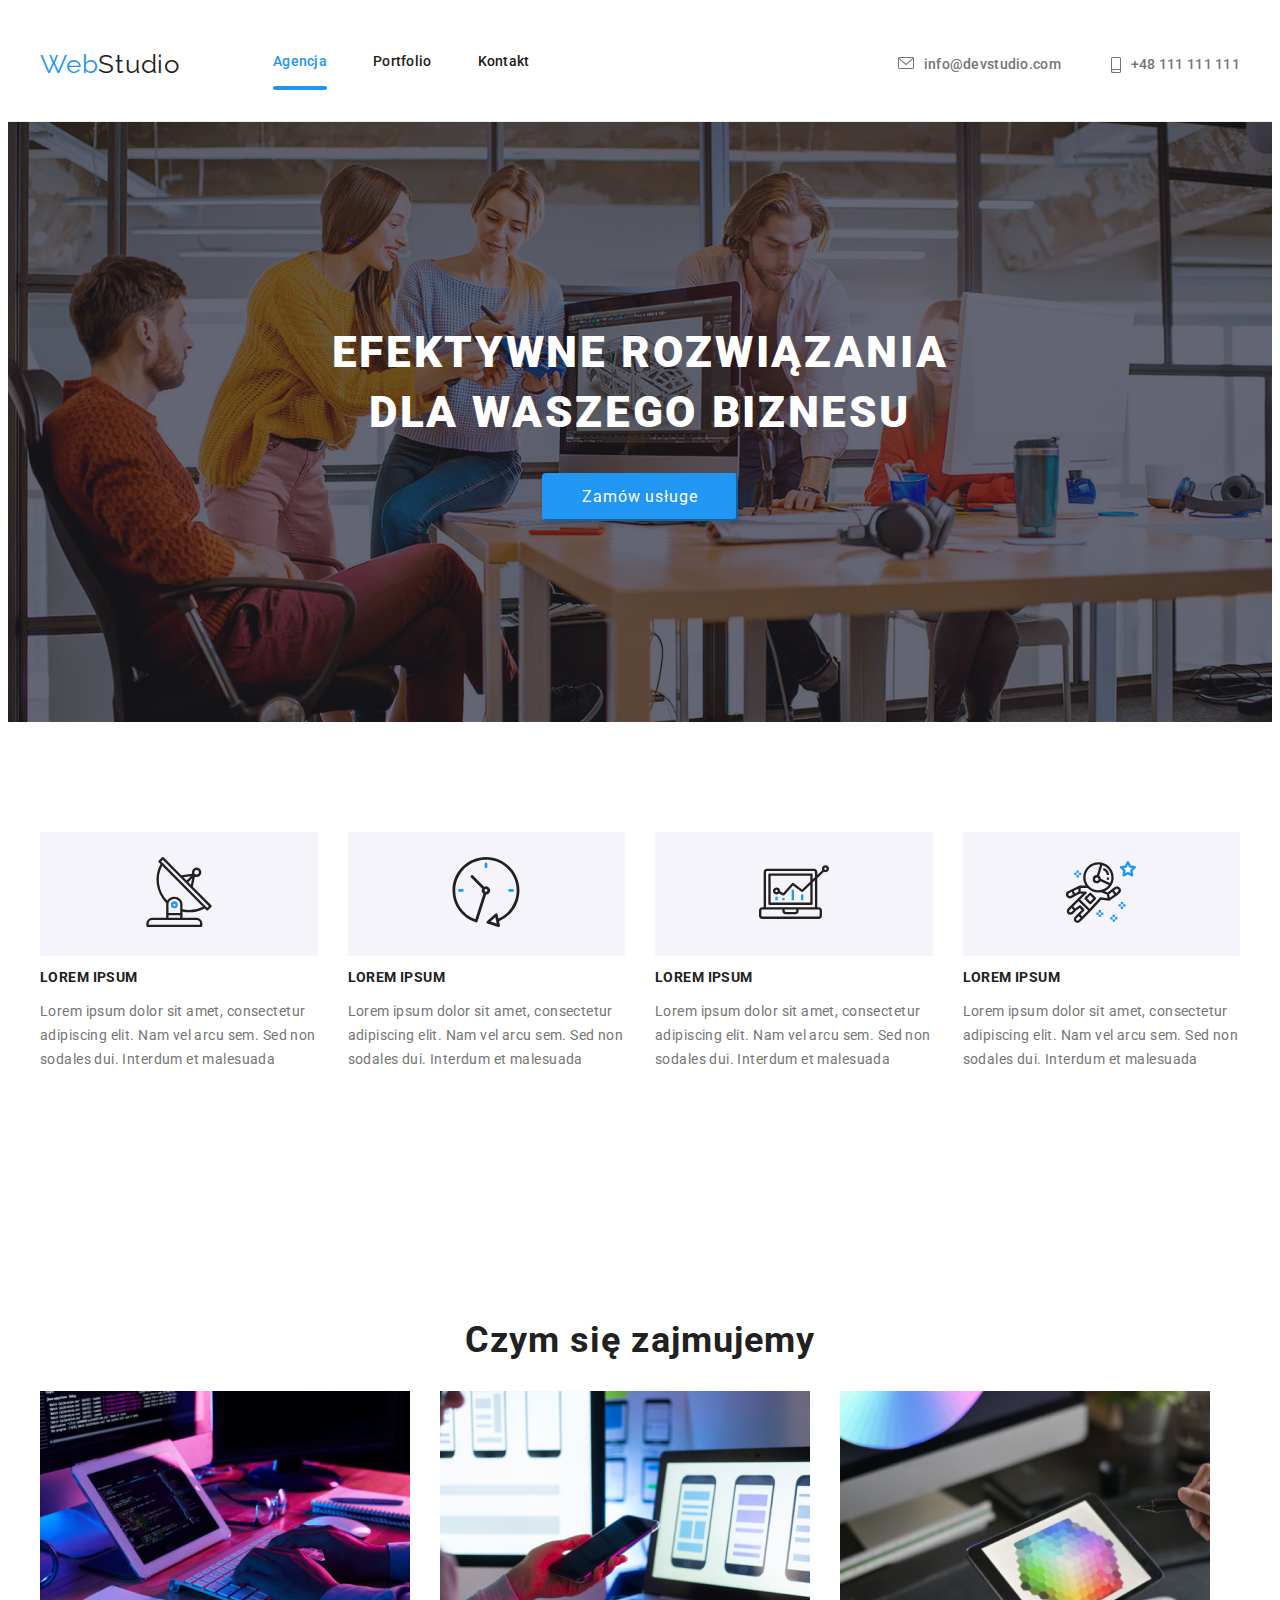
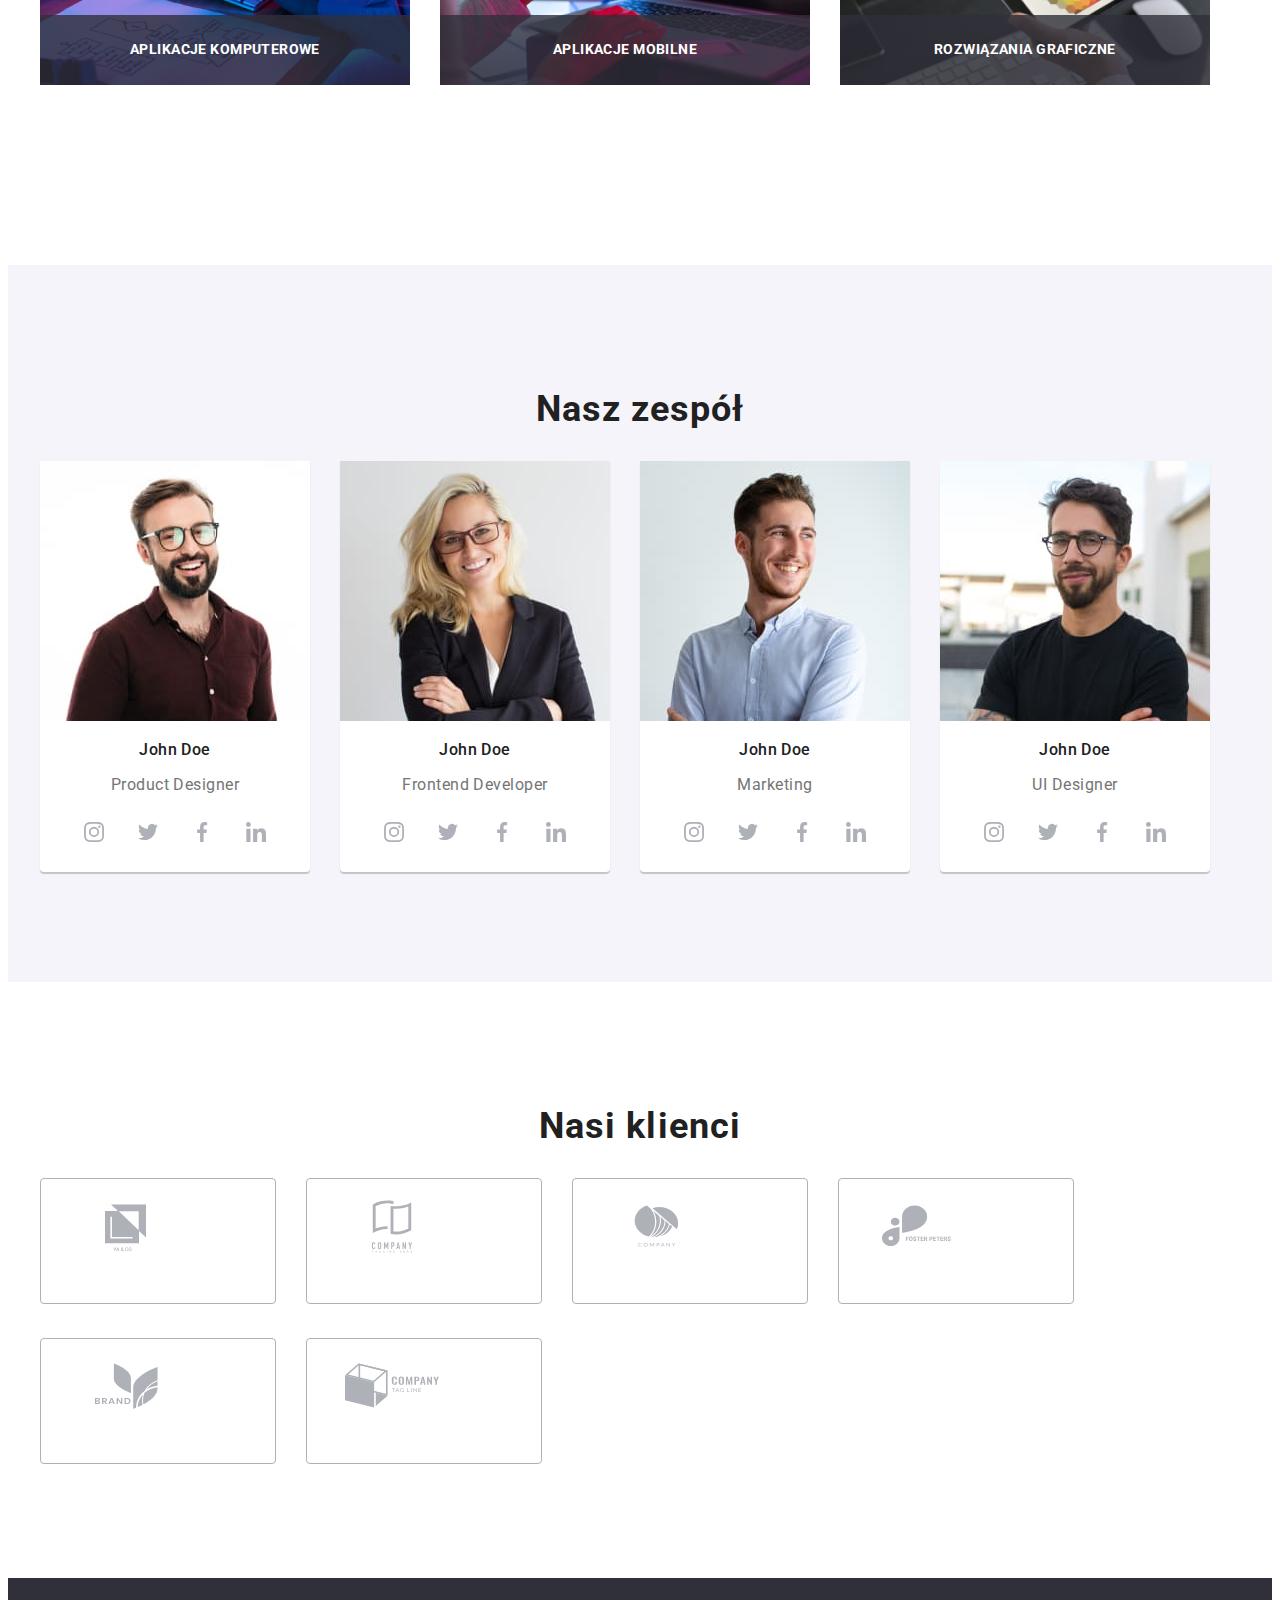
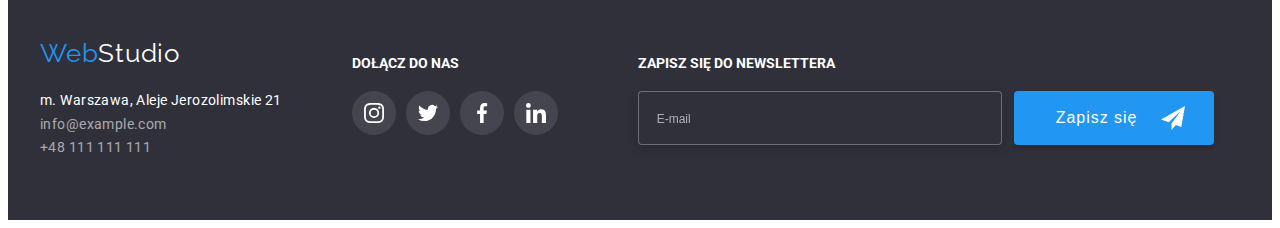
<file: index.html>
<!DOCTYPE html>
<html lang="pl">

<head>
    <meta charset="UTF-8" />
    <meta http-equiv="X-UA-Compatible" content="IE=edge" />
    <meta name="viewport" content="width=device-width, initial-scale=1.0" />
    <link rel="preconnect" href="https://fonts.googleapis.com" />
    <link rel="preconnect" href="https://fonts.gstatic.com" crossorigin />
    <link href="https://fonts.googleapis.com/css2?family=Raleway:wght@700&family=Roboto:wght@400;500;700;900&display=swap" rel="stylesheet" />
    <link rel="stylesheet" href="https://cdnjs.cloudflare.com/ajax/libs/modern-normalize/1.1.0/modern-normalize.min.css" integrity="sha512-wpPYUAdjBVSE4KJnH1VR1HeZfpl1ub8YT/NKx4PuQ5NmX2tKuGu6U/JRp5y+Y8XG2tV+wKQpNHVUX03MfMFn9Q==" crossorigin="anonymous" referrerpolicy="no-referrer"
    />

    <link rel="stylesheet" href="css/main.min.css" type="text/css" />
    <title>WebStudio</title>
</head>

<body>
    <!--  modalne okienko -->
    <div data-modal class="modal is-hidden">
        <div class="modal__container">
            <button data-modal-close class="modal__button">X</button>
            <form name="order">
                <h2 class="order__header">Zostaw swoje dane w formularzu poniżej</h2>

                <div class="order__label-container"><label class="label-style" for="id-name">Imie</label>

                    <input name="name" id="id-name" type="text" class="order__input">
                    <svg width="18" height="18" class="order__icon">
                        <use href="images/icons.svg#name"></use>
                    </svg>

                </div>


                <div class="order__label-container"><label class="label-style" for="id-tel">Telefon</label>
                    <input name="tel" type="tel" id="id-tel" class="order__input">
                    <svg width="18" height="18" class="order__icon">
                        <use href="images/icons.svg#phone2"></use>
                    </svg>
                </div>


                <div class="order__label-container"><label class="label-style" for="id-email">Email</label>
                    <input name="email" type="email" id="id-email" class="order__input">
                    <svg width="18" height="18" class="order__icon">
                        <use href="images/icons.svg#email"></use>
                    </svg>
                </div>




                <label class="label-style" for="id-comment">Komentarz</label>
                <textarea name="comment" id="id-comment" rows="5" placeholder="Wprowadź tekst" class="order__input comment"></textarea>


                <label class="policy__label" for="id-label-policy">

                    <input type="checkbox" name="policy" id="id-label-policy" value="regulamin" class="policy-box" />

                    <svg width="16" height="15" class="box">
                        <use href="images/icons.svg#checked" class="chbox"></use>
                    </svg> Oświadczam iż akceptuję <a href="#" class="policy__link">Regulamin</a> i <a href="#"
                        class="policy__link">Politykę Prywatności.</a>
                </label>

                <button type="submit" class="order__send-button">Wyślij</button>

            </form>
        </div>
    </div>
    <header class="header">
        <div class="container header__main">
            <div class="header__container ">
                <a href=" index.html " class="header__logo "><span class="web">Web</span>Studio</a>

                <nav class="top-menu ">
                    <ul class="top-menu__list">
                        <li class="top-menu__list-item"><a href="index.html " class="link link__active"> Agencja</a>
                        </li>
                        <li class="top-menu__list-item"> <a href="portfolio.html " class="link">
                                Portfolio</a>
                        </li>
                        <li class="top-menu__list-item">
                            <a href="# " class="link ">Kontakt</a>
                        </li>
                    </ul>
                </nav>
            </div>
            <ul class="address-list">
                <li class="address-list__item">
                    <a href="mailto:info@devstudio.com " class="link address-list__contacts "><svg
                            class="icon address-list__icon " width="16 " height="12 ">
                            <use href="images/icons.svg#message "></use>
                        </svg>
                        info@devstudio.com</a>
                </li>
                <li class="address-list__item">
                    <a href="tel:+48111111111 " class="link address-list__contacts "><svg
                            class="icon address-list__icon " width="10 " height="16 ">
                            <use href="images/icons.svg#phone "></use>
                        </svg>
                        +48 111 111 111</a>
                </li>
            </ul>
        </div>
    </header>
    <main>


        <!-- sekcja powitalna -->
        <section class="section welcome ">
            <div class="container ">
                <h1 class="welcome__header-first ">efektywne rozwiązania dla waszego biznesu</h1>
                <button type="button " class="welcome__button" data-modal-open>Zamów usługe</button>

            </div>

        </section>

        <!-- sekcja z lore ipsum -->
        <section class="section ">
            <div class="container ">
                <ul class="section-card ">
                    <li class="section-card__item ">
                        <div class="icon-container ">
                            <svg class="icon " width="70 " height="70 ">
                                <use href="images/icons.svg#satelite "></use>
                            </svg>
                        </div>
                        <h3 class="section-card__header-third ">LOREM IPSUM</h3>
                        <p class="section-card__paragraph">
                            Lorem ipsum dolor sit amet, consectetur adipiscing elit. Nam vel arcu sem. Sed non sodales dui. Interdum et malesuada
                        </p>
                    </li>
                    <li class="section-card__item ">
                        <div class="icon-container ">
                            <svg class="icon " width="70 " height="70 ">
                                <use href="images/icons.svg#clock "></use>
                            </svg>
                        </div>
                        <h3 class="section-card__header-third ">LOREM IPSUM</h3>
                        <p class="section-card__paragraph">
                            Lorem ipsum dolor sit amet, consectetur adipiscing elit. Nam vel arcu sem. Sed non sodales dui. Interdum et malesuada
                        </p>
                    </li>
                    <li class="section-card__item ">
                        <div class="icon-container ">
                            <svg class="icon " width="70 " height="70 ">
                                <use href="images/icons.svg#diagram1 "></use>
                            </svg>
                        </div>
                        <h3 class="section-card__header-third ">LOREM IPSUM</h3>
                        <p class="section-card__paragraph ">
                            Lorem ipsum dolor sit amet, consectetur adipiscing elit. Nam vel arcu sem. Sed non sodales dui. Interdum et malesuada
                        </p>
                    </li>
                    <li class="section-card__item ">
                        <div class="icon-container ">
                            <svg class="icon " width="70 " height="70 ">
                                <use href="images/icons.svg#astronaut "></use>
                            </svg>
                        </div>
                        <h3 class="section-card__header-third ">LOREM IPSUM</h3>
                        <p class="section-card__paragraph">
                            Lorem ipsum dolor sit amet, consectetur adipiscing elit. Nam vel arcu sem. Sed non sodales dui. Interdum et malesuada
                        </p>
                    </li>
                </ul>
            </div>

        </section>
        <!-- czym się zajmijemy -->
        <section class="section ">
            <div class="container ">
                <h2 class="section__header-second">Czym się zajmujemy</h2>
                <ul class="boxes ">
                    <li class="boxes__item">
                        <img class="boxes__photo" src="images/index/box1.jpg " width="370 " height="294 " alt="pisanie kodu na małym monitorze w tle widać duży monitor oraz notatki " />
                        <p class="boxes__paragraph ">Aplikacje komputerowe</p>
                    </li>
                    <li class="boxes__item">
                        <img class="boxes__photo" src="images/index/box2.jpg " width="370 " height="294 " alt="praca na laptopie, wykonywanie czynności na telefonie " />
                        <p class="boxes__paragraph ">Aplikacje mobilne</p>
                    </li>
                    <li class="boxes__item">
                        <img class="boxes__photo" src="images/index/box3.jpg " width="370 " height="294 " alt="osoba trzyma tablet na którym wybiera kolor z palety " />
                        <p class="boxes__paragraph ">Rozwiązania graficzne</p>
                    </li>
                </ul>
            </div>
        </section>
        <!-- nasz zespół -->
        <section class="team section ">
            <div class="container ">
                <h2 class="section__header-second ">Nasz zespół</h2>
                <ul class="team-list ">
                    <li class="team-list__item">
                        <figure class="team-list__figure ">
                            <figcaption>
                                <img src="images/index/img.jpg " width="270 " height="260 " alt="zdjęcie przedstawia john doe " />
                                <h3 class="team__header-third ">John Doe</h3>
                                <p class="team__paragraph ">Product Designer</p>
                                <div class="social-icon ">

                                    <div class="social-icon__container ">
                                        <svg class="icon " width="20 " height="20 ">
                                            <use href="images/icons.svg#instagram "></use>
                                        </svg>
                                    </div>
                                    <div class="social-icon__container ">
                                        <svg class="icon " width="20 " height="20 ">
                                            <use href="images/icons.svg#twitter "></use>
                                        </svg>
                                    </div>


                                    <div class="social-icon__container ">
                                        <svg class="icon " width="20 " height="20 ">
                                            <use href="images/icons.svg#facebook "></use>
                                        </svg>
                                    </div>

                                    <div class="social-icon__container ">
                                        <svg class="icon " width="20 " height="20 ">
                                            <use href="images/icons.svg#likedin "></use>
                                        </svg>
                                    </div>

                                </div>
                            </figcaption>
                        </figure>
                    </li>
                    <li class="team-list__item">
                        <figure class="team-list__figure ">
                            <figcaption>
                                <img src="images/index/img-1.jpg " width="270 " height="260 " alt="zdjęcie przedstawia john doe " />
                                <h3 class="team__header-third ">John Doe</h3>
                                <p class="team__paragraph ">Frontend Developer</p>
                                <div class="social-icon ">

                                    <div class="social-icon__container ">
                                        <svg class="icon " width="20 " height="20 ">
                                            <use href="images/icons.svg#instagram "></use>
                                        </svg>
                                    </div>


                                    <div class="social-icon__container ">
                                        <svg class="icon " width="20 " height="20 ">
                                            <use href="images/icons.svg#twitter "></use>
                                        </svg>
                                    </div>


                                    <div class="social-icon__container ">
                                        <svg class="icon " width="20 " height="20 ">
                                            <use href="images/icons.svg#facebook "></use>
                                        </svg>
                                    </div>

                                    <div class="social-icon__container ">
                                        <svg class="icon " width="20 " height="20 ">
                                            <use href="images/icons.svg#likedin "></use>
                                        </svg>
                                    </div>

                                </div>
                            </figcaption>
                        </figure>
                    </li>
                    <li class="team-list__item">
                        <figure class="team-list__figure ">
                            <figcaption>
                                <img src="images/index/img-2.jpg " width="270 " height="260 " alt="zdjęcie przedstawia john doe " />
                                <h3 class="team__header-third ">John Doe</h3>
                                <p class="team__paragraph ">Marketing</p>
                                <div class="social-icon ">

                                    <div class="social-icon__container ">
                                        <svg class="icon " width="20 " height="20 ">
                                            <use href="images/icons.svg#instagram "></use>
                                        </svg>
                                    </div>

                                    <div class="social-icon__container ">
                                        <svg class="icon " width="20 " height="20 ">
                                            <use href="images/icons.svg#twitter "></use>
                                        </svg>
                                    </div>

                                    <div class="social-icon__container ">
                                        <svg class="icon " width="20 " height="20 ">
                                            <use href="images/icons.svg#facebook "></use>
                                        </svg>
                                    </div>

                                    <div class="social-icon__container ">
                                        <svg class="icon " width="20 " height="20 ">
                                            <use href="images/icons.svg#likedin "></use>
                                        </svg>
                                    </div>

                                </div>
                            </figcaption>
                        </figure>
                    </li>
                    <li class="team-list__item">
                        <figure class="team-list__figure ">
                            <figcaption>
                                <img src="images/index/img-3.jpg " width="270 " height="260 " alt="zdjęcie przedstawia john doe " />
                                <h3 class="team__header-third ">John Doe</h3>
                                <p class="team__paragraph ">UI Designer</p>
                                <div class="social-icon ">

                                    <div class="social-icon__container ">
                                        <svg class="icon " width="20 " height="20 ">
                                            <use href="images/icons.svg#instagram "></use>
                                        </svg>
                                    </div>

                                    <div class="social-icon__container ">
                                        <svg class="icon " width="20 " height="20 ">
                                            <use href="images/icons.svg#twitter "></use>
                                        </svg>
                                    </div>

                                    <div class="social-icon__container ">
                                        <svg class="icon " width="20 " height="20 ">
                                            <use href="images/icons.svg#facebook "></use>
                                        </svg>
                                    </div>

                                    <div class="social-icon__container ">
                                        <svg class="icon " width="20 " height="20 ">
                                            <use href="images/icons.svg#likedin "></use>
                                        </svg>
                                    </div>

                                </div>
                            </figcaption>
                        </figure>
                    </li>
                </ul>
            </div>
        </section>
        <!-- seckcja nasi klienci -->
        <section class="section ">
            <div class="container ">
                <h2 class="section__header-second ">Nasi klienci</h2>
                <ul class="client ">
                    <li class="client__list">
                        <svg class="client__icon " width="170 " height="92 ">
                            <use href="images/icons.svg#logo1 "></use>
                        </svg>
                    </li>
                    <li class="client__list">
                        <svg class="client__icon " width="170 " height="92 ">
                            <use href="images/icons.svg#logo2 "></use>
                        </svg>
                    </li>
                    <li class="client__list">
                        <svg class="client__icon " width="170 " height="92 ">
                            <use href="images/icons.svg#logo3 "></use>
                        </svg>
                    </li>
                    <li class="client__list">
                        <svg class="client__icon " width="170 " height="92 ">
                            <use href="images/icons.svg#logo4 "></use>
                        </svg>
                    </li>
                    <li class="client__list">
                        <svg class="client__icon " width="170 " height="92 ">
                            <use href="images/icons.svg#logo5 "></use>
                        </svg>
                    </li>
                    <li class="client__list">
                        <svg class="client__icon " width="170 " height="92 ">
                            <use href="images/icons.svg#logo6 "></use>
                        </svg>
                    </li>
                </ul>
            </div>
        </section>
    </main>
    <footer class="footer">
        <div class="container footer__section ">
            <div>
                <a href=" index.html " class="footer__logo "><span class="web ">Web</span>Studio</a>
                <address>
                    <ul class="footer__list-address">
                        <li>
                            <a href="https://goo.gl/maps/srkfornJ1DspSCza9 " target="_blank "
                                rel="noopener nofollow noreferrer " class="footer__adres ">m. Warszawa, Aleje
                                Jerozolimskie 21</a>
                        </li>

                        <li><a href="mailto:info@example.com " class="footer__email ">info@example.com</a></li>
                        <li><a href="tel:+48111111111 " class="tel ">+48 111 111 111</a></li>
                    </ul>
                </address>
            </div>
            <div class="container-social ">
                <h4 class="container-social__social-header  ">Dołącz do nas</h4>
                <div class="container-social__social-icon">
                    <div class="social-icon__container  ">
                        <svg class="footer__icon " width="20 " height="20 ">
                            <use href="images/icons.svg#instagram "></use>
                        </svg>
                    </div>
                    <div class="social-icon__container  ">
                        <svg class="footer__icon " width="20 " height="20 ">
                            <use href="images/icons.svg#twitter "></use>
                        </svg>
                    </div>
                    <div class="social-icon__container ">
                        <svg class="footer__icon " width="20 " height="20 ">
                            <use href="images/icons.svg#facebook "></use>
                        </svg>
                    </div>
                    <div class="social-icon__container  ">
                        <svg class="footer__icon " width="20 " height="20 ">
                            <use href="images/icons.svg#likedin "></use>
                        </svg>
                    </div>
                </div>
            </div>
            <div>
                <h4 class="container-social__social-header ">Zapisz się do newslettera</h4>
                <div class="dp-flex">
                    <input type="email" name="email" placeholder="E-mail" class="footer__input-email">

                    <button class="footer__button-singin">Zapisz się
                        <div class="footer__send">


                            <svg width="24" height="24">
                                <use href="images/icons.svg#send"></use>
                            </svg>
                        </div>
                    </button>

                </div>
            </div>
        </div>
    </footer>

    <script src="./js/modal.js "></script>
</body>

</html>
</file>
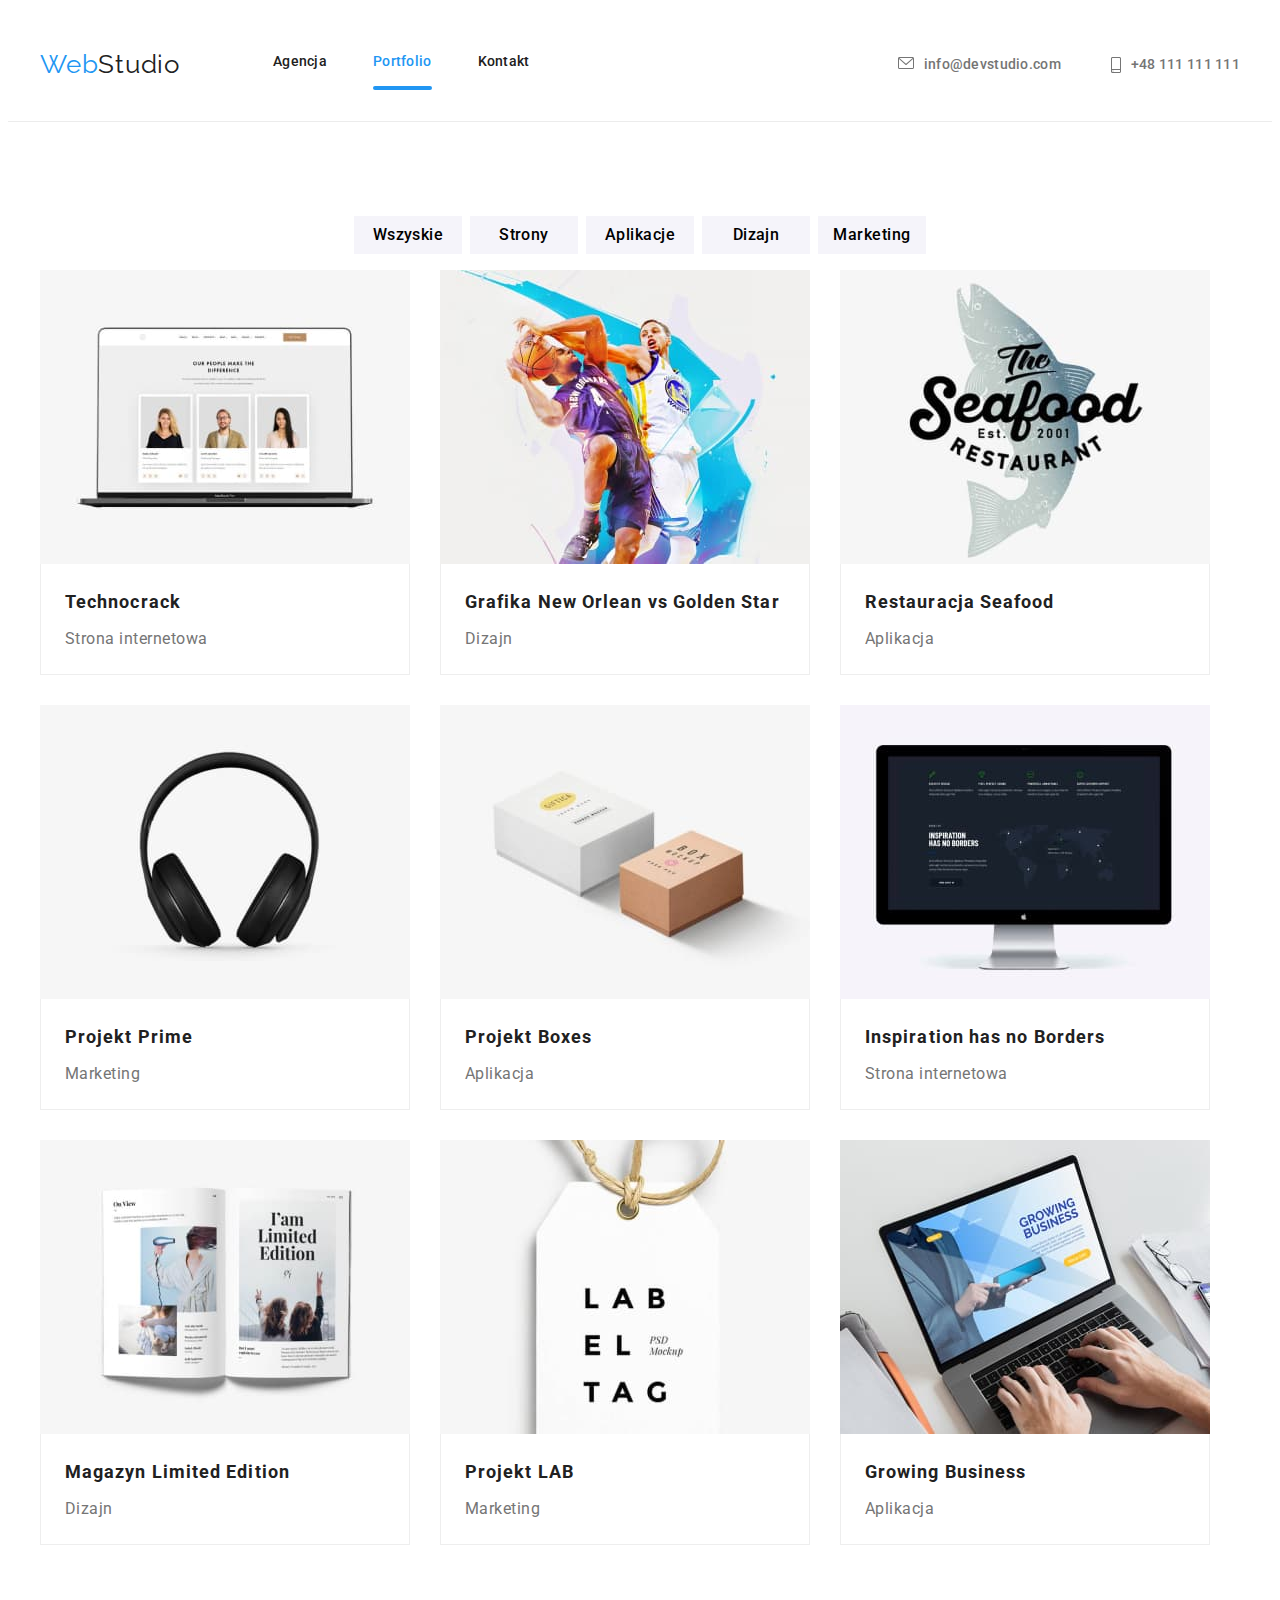
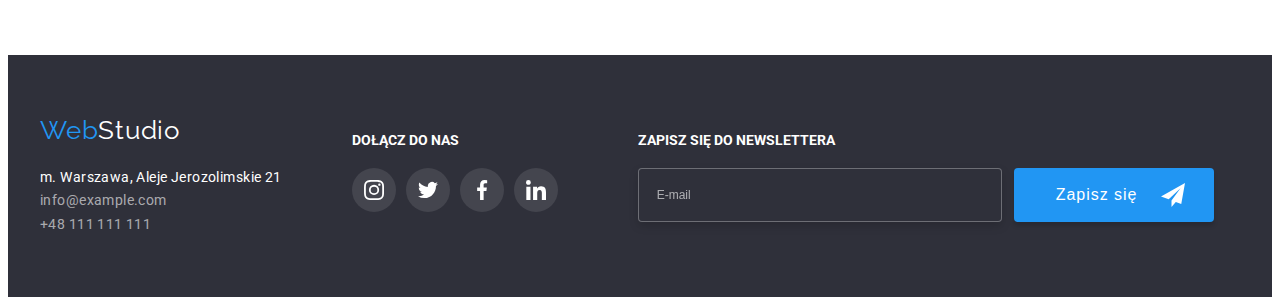
<file: portfolio.html>
<!DOCTYPE html>
<html lang="pl">

<head>
    <meta charset="UTF-8" />
    <meta http-equiv="X-UA-Compatible" content="IE=edge" />
    <meta name="viewport" content="width=device-width, initial-scale=1.0" />
    <link rel="preconnect" href="https://fonts.googleapis.com" />
    <link rel="preconnect" href="https://fonts.gstatic.com" crossorigin />
    <link href="https://fonts.googleapis.com/css2?family=Raleway:wght@700&family=Roboto:wght@400;500;700;900&display=swap" rel="stylesheet" />
    <link rel="stylesheet" href="https://cdnjs.cloudflare.com/ajax/libs/modern-normalize/1.1.0/modern-normalize.min.css" integrity="sha512-wpPYUAdjBVSE4KJnH1VR1HeZfpl1ub8YT/NKx4PuQ5NmX2tKuGu6U/JRp5y+Y8XG2tV+wKQpNHVUX03MfMFn9Q==" crossorigin="anonymous" referrerpolicy="no-referrer"
    />

    <link rel="stylesheet" href="css/main.min.css" type="text/css" />
    <title>WebStudio</title>
</head>

<body>
    <header class="header">
        <div class="container header__main">
            <div class="header__container ">
                <a href=" index.html " class="header__logo "><span class="web">Web</span>Studio</a>

                <nav class="top-menu ">
                    <ul class="top-menu__list">
                        <li class="top-menu__list-item"><a href="index.html " class="link "> Agencja</a></li>
                        <li class="top-menu__list-item"> <a href="portfolio.html " class="link link__active ">
                                Portfolio</a>
                        </li>
                        <li class="top-menu__list-item">
                            <a href="# " class="link ">Kontakt</a>
                        </li>
                    </ul>
                </nav>
            </div>
            <ul class="address-list">
                <li class="address-list__item">
                    <a href="mailto:info@devstudio.com " class="link address-list__contacts "><svg
                            class="icon address-list__icon" width="16 " height="12 ">
                            <use href="images/icons.svg#message "></use>
                        </svg>
                        info@devstudio.com</a>
                </li>
                <li class="address-list__item">
                    <a href="tel:+48111111111 " class="link address-list__contacts "><svg
                            class="icon address-list__icon" width="10 " height="16 ">
                            <use href="images/icons.svg#phone "></use>
                        </svg>
                        +48 111 111 111</a>
                </li>
            </ul>
        </div>
    </header>
    <main>
        <!-- sekcja portfolio -->
        <section class="section">
            <div class="container">
                <div class="container-filters">
                    <button type="button" class="container-filters__button">Wszyskie</button>
                    <button type="button" class="container-filters__button">Strony</button>
                    <button type="button" class="container-filters__button">Aplikacje</button>
                    <button type="button" class="container-filters__button">Dizajn</button>
                    <button type="button" class="container-filters__button">Marketing</button>
                </div>

                <ul class="filter">
                    <li>
                        <figure class="filter__figure">

                            <figcaption>
                                <div class="filter__photo-container">
                                    <img class="filter__photo" src="images/portfolio/img.jpg" width="370" height="294" alt="Technocrack" />
                                    <div class="photo-overlay">
                                        <p class="photo-overlay__paragraph">
                                            Technocrack jest popularną platformą wykorzystywaną do rozpowszechniania koronawirusa. Firmy wykorzystują tę platformę do celów szpiegowskich i ataków na niezabezpieczone serwery konkurencji
                                        </p>
                                    </div>
                                </div>
                                <h3 class="filter__header-three">Technocrack</h3>
                                <p class="filter__paragraph">Strona internetowa</p>

                            </figcaption>

                        </figure>
                    </li>
                    <li>
                        <figure class="filter__figure">
                            <figcaption>
                                <div class="filter__photo-container">
                                    <img class="filter__photo" src="images/portfolio/img-1.jpg" width="370" height="294" alt="Grafika New Orlean vs Golden Star" />
                                    <div class="photo-overlay">
                                        <p class="photo-overlay__paragraph">
                                            Grafika New Orlean jest popularną platformą wykorzystywaną do rozpowszechniania koronawirusa. Firmy wykorzystują tę platformę do celów szpiegowskich i ataków na niezabezpieczone serwery konkurencji
                                        </p>
                                    </div>
                                </div>
                                <h3 class="filter__header-three">Grafika New Orlean vs Golden Star</h3>
                                <p class="filter__paragraph">Dizajn</p>
                            </figcaption>
                        </figure>
                    </li>
                    <li>
                        <figure class="filter__figure">
                            <figcaption>
                                <div class="filter__photo-container">
                                    <img class="filter__photo" src="images/portfolio/img-2.jpg" width="370" height="294" alt="Restauracja Seafood" />
                                    <div class="photo-overlay">
                                        <p class="photo-overlay__paragraph">
                                            Restauracja Seafood jest popularną platformą wykorzystywaną do rozpowszechniania koronawirusa. Firmy wykorzystują tę platformę do celów szpiegowskich i ataków na niezabezpieczone serwery konkurencji
                                        </p>
                                    </div>
                                </div>
                                <h3 class="filter__header-three">Restauracja Seafood</h3>
                                <p class="filter__paragraph">Aplikacja</p>
                            </figcaption>
                        </figure>
                    </li>
                    <li>
                        <figure class="filter__figure">
                            <figcaption>
                                <div class="filter__photo-container">
                                    <img class="filter__photo" src="images/portfolio/img-3.jpg" width="370" height="294" alt="Projekt Prime" />
                                    <div class="photo-overlay">
                                        <p class="photo-overlay__paragraph">
                                            Projekt Prime jest popularną platformą wykorzystywaną do rozpowszechniania koronawirusa. Firmy wykorzystują tę platformę do celów szpiegowskich i ataków na niezabezpieczone serwery konkurencji
                                        </p>
                                    </div>
                                </div>
                                <h3 class="filter__header-three">Projekt Prime</h3>
                                <p class="filter__paragraph">Marketing</p>
                            </figcaption>
                        </figure>
                    </li>
                    <li>
                        <figure class="filter__figure">
                            <figcaption>
                                <div class="filter__photo-container">
                                    <img class="filter__photo" src="images/portfolio/img-4.jpg" width="370" height="294" alt="Projekt Boxes" />
                                    <div class="photo-overlay">
                                        <p class="photo-overlay__paragraph">
                                            Projekt Boxes jest popularną platformą wykorzystywaną do rozpowszechniania koronawirusa. Firmy wykorzystują tę platformę do celów szpiegowskich i ataków na niezabezpieczone serwery konkurencji
                                        </p>
                                    </div>
                                </div>
                                <h3 class="filter__header-three">Projekt Boxes</h3>
                                <p class="filter__paragraph">Aplikacja</p>
                            </figcaption>
                        </figure>
                    </li>
                    <li>
                        <figure class="filter__figure">
                            <figcaption>
                                <div class="filter__photo-container">
                                    <img class="filter__photo" src="images/portfolio/img-5.jpg" width="370" height="294" alt="Inspiration has no Borders" />
                                    <div class="photo-overlay">
                                        <p class="photo-overlay__paragraph">
                                            Inspiration has no Borders jest popularną platformą wykorzystywaną do rozpowszechniania koronawirusa. Firmy wykorzystują tę platformę do celów szpiegowskich i ataków na niezabezpieczone serwery konkurencji
                                        </p>
                                    </div>
                                </div>
                                <h3 class="filter__header-three">Inspiration has no Borders</h3>
                                <p class="filter__paragraph">Strona internetowa</p>
                            </figcaption>
                        </figure>
                    </li>
                    <li>
                        <figure class="filter__figure">
                            <figcaption>
                                <div class="filter__photo-container">


                                    <img class="filter__photo" src="images/portfolio/img-6.jpg" width="370" height="294" alt="Magazyn Limited Edition" />
                                    <div class="photo-overlay">
                                        <p class="photo-overlay__paragraph">
                                            Magazyn Limited Edition jest popularną platformą wykorzystywaną do rozpowszechniania koronawirusa. Firmy wykorzystują tę platformę do celów szpiegowskich i ataków na niezabezpieczone serwery konkurencji
                                        </p>
                                    </div>
                                </div>
                                <h3 class="filter__header-three">Magazyn Limited Edition</h3>
                                <p class="filter__paragraph">Dizajn</p>
                            </figcaption>
                        </figure>
                    </li>
                    <li>
                        <figure class="filter__figure">
                            <figcaption>
                                <div class="filter__photo-container">
                                    <img class="filter__photo" src="images/portfolio/img-7.jpg" width="370" height="294" alt="Projekt LAB" />
                                    <div class="photo-overlay">
                                        <p class="photo-overlay__paragraph">
                                            Projekt LAB jest popularną platformą wykorzystywaną do rozpowszechniania koronawirusa. Firmy wykorzystują tę platformę do celów szpiegowskich i ataków na niezabezpieczone serwery konkurencji
                                        </p>
                                    </div>
                                </div>
                                <h3 class="filter__header-three">Projekt LAB</h3>
                                <p class="filter__paragraph">Marketing</p>
                            </figcaption>
                        </figure>
                    </li>
                    <li>
                        <figure class="filter__figure">
                            <figcaption>
                                <div class="filter__photo-container">
                                    <img class="filter__photo" src="images/portfolio/img-8.jpg" width="370" height="294" alt="Growing Business" />
                                    <div class="photo-overlay">
                                        <p class="photo-overlay__paragraph">
                                            Growing Business jest popularną platformą wykorzystywaną do rozpowszechniania koronawirusa. Firmy wykorzystują tę platformę do celów szpiegowskich i ataków na niezabezpieczone serwery konkurencji
                                        </p>
                                    </div>
                                </div>
                                <h3 class="filter__header-three">Growing Business</h3>
                                <p class="filter__paragraph">Aplikacja</p>
                            </figcaption>
                        </figure>
                    </li>
                </ul>
            </div>
        </section>
    </main>
    <footer class="footer">
        <div class="container footer__section ">
            <div>
                <a href=" index.html " class="footer__logo "><span class="web ">Web</span>Studio</a>
                <address>
                    <ul class="footer__list-address">
                        <li>
                            <a href="https://goo.gl/maps/srkfornJ1DspSCza9 " target="_blank "
                                rel="noopener nofollow noreferrer " class="footer__adres ">m. Warszawa, Aleje
                                Jerozolimskie 21</a>
                        </li>

                        <li><a href="mailto:info@example.com " class="footer__email ">info@example.com</a></li>
                        <li><a href="tel:+48111111111 " class="tel ">+48 111 111 111</a></li>
                    </ul>
                </address>
            </div>
            <div class="container-social ">
                <h4 class="container-social__social-header  ">Dołącz do nas</h4>
                <div class="container-social__social-icon">
                    <div class="social-icon__container  ">
                        <svg class="footer__icon " width="20 " height="20 ">
                            <use href="images/icons.svg#instagram "></use>
                        </svg>
                    </div>
                    <div class="social-icon__container  ">
                        <svg class="footer__icon " width="20 " height="20 ">
                            <use href="images/icons.svg#twitter "></use>
                        </svg>
                    </div>
                    <div class="social-icon__container ">
                        <svg class="footer__icon " width="20 " height="20 ">
                            <use href="images/icons.svg#facebook "></use>
                        </svg>
                    </div>
                    <div class="social-icon__container  ">
                        <svg class="footer__icon " width="20 " height="20 ">
                            <use href="images/icons.svg#likedin "></use>
                        </svg>
                    </div>
                </div>
            </div>
            <div>
                <h4 class="container-social__social-header ">Zapisz się do newslettera</h4>
                <div class="dp-flex">
                    <input type="email" name="email" placeholder="E-mail" class="footer__input-email">

                    <button class="footer__button-singin">Zapisz się
                        <div class="footer__send">


                            <svg width="24" height="24">
                                <use href="images/icons.svg#send"></use>
                            </svg>
                        </div>
                    </button>

                </div>
            </div>
        </div>
    </footer>
    <script src="./js/modal.js"></script>
</body>

</html>
</file>
<file: css/main.min.css>
:root{--main-text-color: #212121;--logo-color: #2196f3;--contacts-color: #757575;--filters-bg-color: #f5f4fa;--footer-section: #2f303a;--contacts-footer-color: rgba(255, 255, 255, 0.6);--second-color: #ffffff;--nav-border: 1px solid #ececec;--border-color-portfolio: #eeeeee;--border-partner-logo: #afb1b8;--overlay-filter-img-hover: rgba(33, 150, 243, 0.9);--font-main: "Roboto";--font-second: "Raleway";--social-icon__container: rgba(255, 255, 255, 0.1);--paragraph-color: rgba(255, 255, 255, 1);--boxes-background: rgba(47, 48, 58, 0.8)}body{font-family:var(--font-main),sans-serif;color:var(--main-text-color)}.container{margin:0 auto;max-width:1200px}ul{list-style-type:none}.dp-flex{display:-webkit-box;display:-ms-flexbox;display:flex}.header{padding:32px 0px;border-bottom:var(--nav-border)}.header__main{-ms-flex-wrap:wrap;flex-wrap:wrap;-webkit-box-align:center;-ms-flex-align:center;align-items:center;-webkit-box-pack:justify;-ms-flex-pack:justify;justify-content:space-between;margin:auto;display:-webkit-box;display:-ms-flexbox;display:flex}.header__container{display:-webkit-box;display:-ms-flexbox;display:flex;-ms-flex-wrap:wrap;flex-wrap:wrap}.header__logo{text-decoration:none;font-family:var(--font-second);font-size:26px;letter-spacing:.03em;color:var(--main-text-color);line-height:1.9}.web{color:var(--logo-color)}.top-menu{font-family:inherit;font-weight:500;font-size:14px;line-height:1.14;letter-spacing:.02em}.top-menu__list{display:-webkit-box;display:-ms-flexbox;display:flex;padding-left:93px}.top-menu__list-item{margin-right:46px}.top-menu__list-item:last-child{margin-right:0}.link{text-decoration:none;color:var(--main-text-color)}.link:hover,.link:focus{color:var(--logo-color);-webkit-transition-timing-function:cubic-bezier(0.4, 0, 0.2, 1);transition-timing-function:cubic-bezier(0.4, 0, 0.2, 1);-webkit-transition-duration:250ms;transition-duration:250ms}.link__active::after{content:"";position:relative;display:block;top:16px;height:4px;width:100%;border-radius:2px;background-color:var(--logo-color)}.link__active{color:var(--logo-color)}.section{padding:94px 0}.section__header-second{font-size:36px;line-height:1.16;text-align:center;letter-spacing:.03em}.welcome{background-color:var(--footer-section);background:-webkit-gradient(linear, left top, right top, from(rgba(47, 48, 58, 0.4)), to(rgba(47, 48, 58, 0.4))),url("../images/photo.jpg");background:linear-gradient(to right, rgba(47, 48, 58, 0.4), rgba(47, 48, 58, 0.4)),url("../images/photo.jpg");background-repeat:no-repeat;margin:auto;background-size:auto;background-position:center;background-size:cover;max-width:1600px}.welcome__header-first{font-family:inherit;font-weight:900;font-size:44px;line-height:1.36;text-align:center;letter-spacing:.06em;text-transform:uppercase;color:var(--second-color);max-width:696px;margin:107px auto 30px}.welcome__button{display:-webkit-box;display:-ms-flexbox;display:flex;padding:7px 38px;font-family:inherit;font-size:16px;line-height:1.87;text-align:center;letter-spacing:.06em;color:var(--second-color);background-color:var(--logo-color);-webkit-box-shadow:0px 4px 4px rgba(0,0,0,.15);box-shadow:0px 4px 4px rgba(0,0,0,.15);border-radius:4px;cursor:pointer;border-color:var(--logo-color);margin:30px auto 107px}.icon-container{text-align:center;background-color:var(--filters-bg-color);padding:25px 0}.social-icon{display:-webkit-box;display:-ms-flexbox;display:flex;margin:16px 0 18px 32px}.social-icon__container{padding:12px;border-radius:50%;display:-webkit-box;display:-ms-flexbox;display:flex;-webkit-box-pack:center;-ms-flex-pack:center;justify-content:center;-webkit-box-align:center;-ms-flex-align:center;align-items:center;width:-webkit-fit-content;width:-moz-fit-content;width:fit-content;margin-right:10px;background-color:var(--social-icon__container)}.social-icon__container:hover{background-color:var(--logo-color);fill:var(--second-color);cursor:pointer;-webkit-transition-timing-function:cubic-bezier(0.4, 0, 0.2, 1);transition-timing-function:cubic-bezier(0.4, 0, 0.2, 1);-webkit-transition-duration:250ms;transition-duration:250ms}.social-icon__container:hover svg{-webkit-transition-timing-function:cubic-bezier(0.4, 0, 0.2, 1);transition-timing-function:cubic-bezier(0.4, 0, 0.2, 1);-webkit-transition-duration:250ms;transition-duration:250ms;fill:var(--second-color)}.social-icon div:last-child{margin-right:0}.icon{margin-right:0;fill:var(--border-partner-logo)}.footer__container-social .social-icon{margin:20px 0 0}.boxes{display:-webkit-box;display:-ms-flexbox;display:flex;-ms-flex-wrap:wrap;flex-wrap:wrap;gap:30px;padding-left:0}.boxes__photo{display:block}.boxes__item{-ms-flex-preferred-size:calc((100% - 90px)/3);flex-basis:calc((100% - 90px)/3)}.boxes__paragraph{text-transform:uppercase;font-weight:bold;font-size:14px;line-height:1.14;text-align:center;letter-spacing:3%;position:relative;bottom:70px;margin:0;padding:27px 0;color:var(--paragraph-color);letter-spacing:.03em;background:var(--boxes-background)}.section-card{display:-webkit-box;display:-ms-flexbox;display:flex;-ms-flex-wrap:wrap;flex-wrap:wrap;gap:30px;padding-left:0}.section-card__item{-ms-flex-preferred-size:calc((100% - 90px)/4);flex-basis:calc((100% - 90px)/4)}.section-card__header-third{font-family:inherit;font-size:14px;line-height:1.14;letter-spacing:.03em;text-transform:uppercase}.section-card__paragraph{font-size:14px;line-height:1.71;letter-spacing:.03em;color:var(--contacts-color)}.team{background:var(--filters-bg-color)}.team__header-third{font-weight:500;font-size:16px;line-height:1.18;text-align:center;letter-spacing:.03em}.team__paragraph{font-size:16px;line-height:1.18;text-align:center;letter-spacing:.03em;color:var(--contacts-color)}.team-list{display:-webkit-box;display:-ms-flexbox;display:flex;-ms-flex-wrap:wrap;flex-wrap:wrap;gap:30px;padding-left:0}.team-list__item{-ms-flex-preferred-size:calc((100% - 120px)/4);flex-basis:calc((100% - 120px)/4)}.team-list__figure{-webkit-box-shadow:0px 2px 1px 0px rgba(0,0,0,.2);box-shadow:0px 2px 1px 0px rgba(0,0,0,.2);border-radius:0px 0px 4px 4px;display:-webkit-box;display:-ms-flexbox;display:flex;margin:0;background-color:var(--second-color)}.client{display:-webkit-box;display:-ms-flexbox;display:flex;-ms-flex-wrap:wrap;flex-wrap:wrap;gap:30px;padding-left:0}.client__list{-ms-flex-preferred-size:calc((100% - 150px)/6);flex-basis:calc((100% - 150px)/6)}.client__icon{text-align:center;padding:17.71px 32px 14.25px;border:1px solid var(--border-partner-logo);border-radius:4px;fill:var(--border-partner-logo)}.client__icon:hover{-webkit-transition-timing-function:cubic-bezier(0.4, 0, 0.2, 1);transition-timing-function:cubic-bezier(0.4, 0, 0.2, 1);-webkit-transition-duration:250ms;transition-duration:250ms;border:1px solid var(--logo-color);border-radius:4px;fill:var(--logo-color)}.footer{background-color:var(--footer-section)}.footer__section{background-color:var(--footer-section);color:var(--second-color);padding-top:60px;font-style:normal;display:-webkit-box;display:-ms-flexbox;display:flex;-ms-flex-wrap:wrap;flex-wrap:wrap;gap:70px}.footer__list-address{padding:20px 0 60px 0;margin:0;font-style:normal}.footer__logo{font-family:"Raleway";font-size:26px;line-height:1.19;letter-spacing:.03em;color:var(--second-color);text-decoration:none}.footer__adres{text-decoration:none;font-family:inherit;font-size:14px;line-height:1.7;letter-spacing:.03em;color:var(--second-color)}.footer__adres:hover{text-decoration:underline;-webkit-transition-timing-function:cubic-bezier(0.4, 0, 0.2, 1);transition-timing-function:cubic-bezier(0.4, 0, 0.2, 1);-webkit-transition-duration:250ms;transition-duration:250ms}.footer__email{font-family:inherit;font-size:14px;line-height:1.7;letter-spacing:.03em;-webkit-text-decoration-line:none;text-decoration-line:none;color:var(--contacts-footer-color)}.footer__email:hover{text-decoration:underline;-webkit-transition-timing-function:cubic-bezier(0.4, 0, 0.2, 1);transition-timing-function:cubic-bezier(0.4, 0, 0.2, 1);-webkit-transition-duration:250ms;transition-duration:250ms}.footer__icon{fill:var(--second-color)}.footer__input-email{border:1px solid rgba(255,255,255,.3);-webkit-filter:drop-shadow(0px 4px 4px rgba(0, 0, 0, 0.15));filter:drop-shadow(0px 4px 4px rgba(0, 0, 0, 0.15));border-radius:4px;background-color:var(--footer-section);height:50px;width:100%;min-width:358px}.footer__input-email::-webkit-input-placeholder{color:var(--contacts-footer-color);font-size:12px;line-height:1.16;padding:15px 0 15px 16px}.footer__input-email::-moz-placeholder{color:var(--contacts-footer-color);font-size:12px;line-height:1.16;padding:15px 0 15px 16px}.footer__input-email:-ms-input-placeholder{color:var(--contacts-footer-color);font-size:12px;line-height:1.16;padding:15px 0 15px 16px}.footer__input-email::-ms-input-placeholder{color:var(--contacts-footer-color);font-size:12px;line-height:1.16;padding:15px 0 15px 16px}.footer__input-email::placeholder{color:var(--contacts-footer-color);font-size:12px;line-height:1.16;padding:15px 0 15px 16px}.footer__button-singin{display:-webkit-box;display:-ms-flexbox;display:flex;background:var(--logo-color);-webkit-box-shadow:0px 4px 4px rgba(0,0,0,.15);box-shadow:0px 4px 4px rgba(0,0,0,.15);border-radius:4px;border:none;-webkit-box-align:center;-ms-flex-align:center;align-items:center;text-align:center;letter-spacing:.06em;color:var(--second-color);font-size:16px;line-height:1.87;padding:10px 0 10px 42px;min-width:200px;margin-left:12px;cursor:pointer}.footer__send{padding-left:24px;height:24px}.tel{font-family:inherit;font-size:14px;line-height:1.7;letter-spacing:.03em;color:var(--contacts-footer-color);text-decoration:none}.tel:hover{text-decoration:underline;-webkit-transition-timing-function:cubic-bezier(0.4, 0, 0.2, 1);transition-timing-function:cubic-bezier(0.4, 0, 0.2, 1);-webkit-transition-duration:250ms;transition-duration:250ms}.container-social__social-header{text-transform:uppercase;font-size:14px;line-height:1.14;color:var(--second-color)}.container-social__social-icon{display:-webkit-box;display:-ms-flexbox;display:flex;margin:16px 0 18px 0}.is-hidden{pointer-events:none;visibility:hidden;opacity:0}.modal{display:-webkit-box;display:-ms-flexbox;display:flex;position:fixed;-webkit-box-pack:center;-ms-flex-pack:center;justify-content:center;-webkit-box-align:center;-ms-flex-align:center;align-items:center;width:100%;height:100%;background-color:rgba(0,0,0,.5);z-index:10;-webkit-transition-duration:500ms;transition-duration:500ms}.modal__button{background-color:var(--second-color);border-radius:50%;border:1px solid rgba(0,0,0,.1);position:absolute;right:0;margin-right:8px;margin-top:8px;cursor:pointer}.modal__container{position:relative;margin:auto;width:528px;background-color:var(--second-color);-webkit-box-shadow:0px 1px 3px rgba(0,0,0,.12),0px 1px 1px rgba(0,0,0,.14),0px 2px 1px rgba(0,0,0,.2);box-shadow:0px 1px 3px rgba(0,0,0,.12),0px 1px 1px rgba(0,0,0,.14),0px 2px 1px rgba(0,0,0,.2);border-radius:4px;padding:0 40px}.order__header{font-size:20px;line-height:1.15;text-align:center;color:var(--main-text-color);margin:40px 40px 12px}.order__input{border:1px solid rgba(33,33,33,.2);border-radius:4px;height:40px;width:100%;margin-bottom:10px;padding:12px 35px}.order__input:hover,.order__input:focus{border:1px solid var(--logo-color);outline:none;-webkit-transition-timing-function:cubic-bezier(0.4, 0, 0.2, 1);transition-timing-function:cubic-bezier(0.4, 0, 0.2, 1);-webkit-transition-duration:250ms;transition-duration:250ms}.order__icon{display:-webkit-box;display:-ms-flexbox;display:flex;position:relative;bottom:40px;left:12px;padding-top:3px}.order__send-button{display:-webkit-box;display:-ms-flexbox;display:flex;margin:30px auto 40px;text-align:center;-webkit-box-align:center;-ms-flex-align:center;align-items:center;letter-spacing:.06em;padding:10px 76px;font-size:16px;line-height:1.87;color:var(--second-color);background-color:var(--logo-color);-webkit-box-shadow:0px 4px 4px rgba(0,0,0,.15);box-shadow:0px 4px 4px rgba(0,0,0,.15);border-radius:4px;border:none;cursor:pointer}.order__label-container:hover,.order__input:focus+.order__icon{fill:var(--logo-color);-webkit-transition-timing-function:cubic-bezier(0.4, 0, 0.2, 1);transition-timing-function:cubic-bezier(0.4, 0, 0.2, 1);-webkit-transition-duration:250ms;transition-duration:250ms}.label-style{font-size:12px;line-height:1.16;color:var(--contacts-color);position:relative}.comment{resize:none;height:120px;padding:12px 10px}.policy__label{color:var(--contacts-color);font-size:14px;line-height:1.71;margin:20px 15px 0 15px}.policy__link{color:var(--logo-color)}.policy-box{-webkit-appearance:none;-moz-appearance:none;appearance:none}.box{cursor:pointer;border-radius:2px;fill:#fff;stroke:#212121}.box:hover{opacity:.6;-webkit-transition-timing-function:cubic-bezier(0.4, 0, 0.2, 1);transition-timing-function:cubic-bezier(0.4, 0, 0.2, 1);-webkit-transition-duration:250ms;transition-duration:250ms}.policy-box:checked~.box{fill:var(--logo-color);-webkit-transition-timing-function:cubic-bezier(0.4, 0, 0.2, 1);transition-timing-function:cubic-bezier(0.4, 0, 0.2, 1);-webkit-transition-duration:250ms;transition-duration:250ms}.borderEXT,.filter__header-three,.filter__paragraph{margin:0;border-right:1px solid;border-left:1px solid}.photo-overlay{position:absolute;top:1px;left:0;width:100%;height:100%;background-color:var(--overlay-filter-img-hover);-webkit-transform:translatey(100%);transform:translatey(100%);-webkit-transition:-webkit-transform 250ms ease;transition:-webkit-transform 250ms ease;transition:transform 250ms ease;transition:transform 250ms ease, -webkit-transform 250ms ease}.photo-overlay__paragraph{color:#fff;font-size:18px;line-height:1.55;letter-spacing:.03em;padding:49px 45px 49px 24px}.filter{display:-webkit-box;display:-ms-flexbox;display:flex;-ms-flex-wrap:wrap;flex-wrap:wrap;gap:30px;padding-left:0}.filter__figure{display:-webkit-box;display:-ms-flexbox;display:flex;margin:0;background-color:var(--second-color)}.filter__figure:hover{-webkit-transition-timing-function:cubic-bezier(0.4, 0, 0.2, 1);transition-timing-function:cubic-bezier(0.4, 0, 0.2, 1);-webkit-transition-duration:250ms;transition-duration:250ms;-webkit-box-shadow:1px 4px 6px 0px rgba(0,0,0,.16);box-shadow:1px 4px 6px 0px rgba(0,0,0,.16)}.filter__figure:hover .photo-overlay{-webkit-transform:translatey(0);transform:translatey(0)}.filter__photo{background-color:var(--border-color-portfolio);display:block}.filter__paragraph{border-bottom:1px solid;border-color:var(--border-color-portfolio);font-size:16px;line-height:1.87;letter-spacing:.03em;color:var(--contacts-color);padding:4px 24px 20px}.filter__header-three{font-size:18px;line-height:2;letter-spacing:.06em;padding:20px 24px 0;border-color:var(--border-color-portfolio)}.filter__photo-container{position:relative;overflow:hidden;display:-webkit-box;display:-ms-flexbox;display:flex}.container-filters{display:-webkit-box;display:-ms-flexbox;display:flex;-ms-flex-wrap:wrap;flex-wrap:wrap;gap:8px;max-width:572px;margin:auto}.container-filters__button{-ms-flex-preferred-size:calc((100% - 32px)/5);flex-basis:calc((100% - 32px)/5);background-color:var(--filters-bg-color);border:none;font-family:inherit;font-weight:500;font-size:16px;line-height:1.6;text-align:center;letter-spacing:.03em;padding:6px 0}.container-filters__button:hover,.container-filters__button:focus{-webkit-transition-timing-function:cubic-bezier(0.4, 0, 0.2, 1);transition-timing-function:cubic-bezier(0.4, 0, 0.2, 1);-webkit-transition-duration:250ms;transition-duration:250ms;background-color:var(--logo-color);color:var(--second-color);border-color:var(--logo-color);cursor:pointer;-webkit-box-shadow:0px 2px 2px 0 rgba(0,0,0,.12),0px 1px 2px 0 rgba(0,0,0,.08),0 3px 1px 0 rgba(0,0,0,.1);box-shadow:0px 2px 2px 0 rgba(0,0,0,.12),0px 1px 2px 0 rgba(0,0,0,.08),0 3px 1px 0 rgba(0,0,0,.1)}.address-list{display:-webkit-box;display:-ms-flexbox;display:flex}.address-list__item{margin-right:50px}.address-list__item:last-child{margin-right:0}.address-list__contacts{color:var(--contacts-color);font-family:inherit;font-weight:500;font-size:14px;line-height:1.14;letter-spacing:.02em;display:-webkit-box;display:-ms-flexbox;display:flex}.address-list__icon{fill:var(--contacts-color);margin-right:10px}.address-list__icon:hover,.address-list__icon:focus{-webkit-transition-timing-function:cubic-bezier(0.4, 0, 0.2, 1);transition-timing-function:cubic-bezier(0.4, 0, 0.2, 1);-webkit-transition-duration:250ms;transition-duration:250ms;fill:var(--logo-color)}/*# sourceMappingURL=main.min.css.map */
</file>
